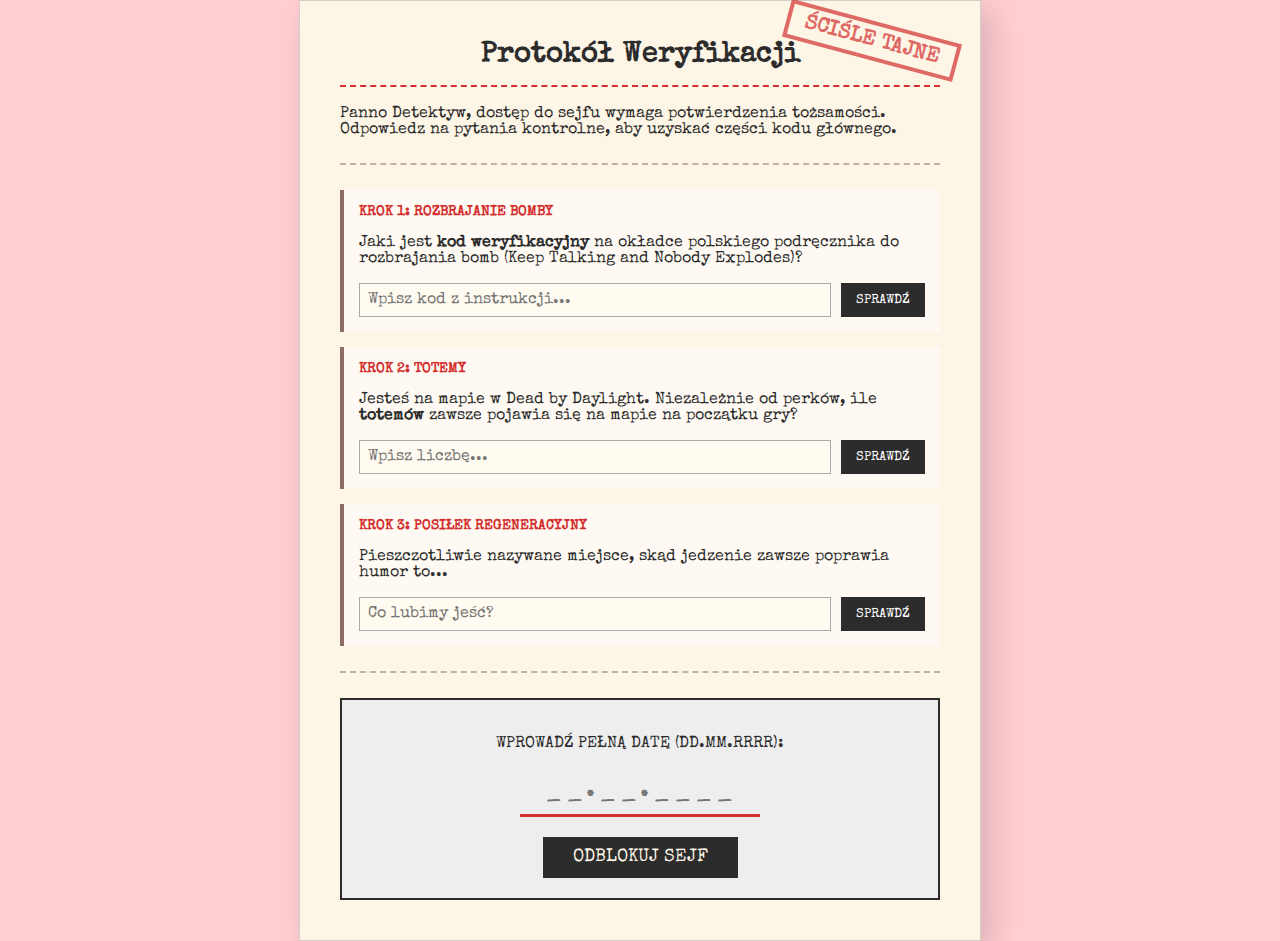
<file: index.html>
<!doctype html>
<html lang="pl">
	<head>
		<meta charset="UTF-8" />
		<meta name="viewport" content="width=device-width, initial-scale=1.0" />
		<title>Akta Sprawy: Operacja Walentynka</title>
		<link
			href="https://fonts.googleapis.com/css2?family=Special+Elite&family=Dancing+Script:wght@700&display=swap"
			rel="stylesheet"
		/>
		<link rel="stylesheet" href="style.css" />
	</head>
	<body>
		<div class="case-file" id="main-content">
			<div class="stamp">ŚCIŚLE TAJNE</div>

			<div id="puzzle-screen">
				<h1>Protokół Weryfikacji</h1>
				<p>
					Panno Detektyw, dostęp do sejfu wymaga potwierdzenia tożsamości.
					Odpowiedz na pytania kontrolne, aby uzyskać części kodu głównego.
				</p>

				<hr class="dashed-line" />

				<div class="riddle-container">
					<p class="riddle-title">KROK 1: Rozbrajanie Bomby</p>
					<p>
						Jaki jest <strong>kod weryfikacyjny</strong> na okładce polskiego
						podręcznika do rozbrajania bomb (Keep Talking and Nobody Explodes)?
					</p>

					<div class="interaction-area" id="area-1">
						<input
							type="text"
							id="ans-1"
							placeholder="Wpisz kod z instrukcji..."
							autocomplete="off"
						/>
						<button onclick="checkRiddle(1)">SPRAWDŹ</button>
					</div>

					<div class="hidden-result" id="res-1">
						<span class="label">DZIEŃ:</span> <span class="value">14</span>
					</div>
				</div>

				<div class="riddle-container">
					<p class="riddle-title">KROK 2: Totemy</p>
					<p>
						Jesteś na mapie w Dead by Daylight. Niezależnie od perków, ile
						<strong>totemów</strong> zawsze pojawia się na mapie na początku
						gry?
					</p>

					<div class="interaction-area" id="area-2">
						<input
							type="text"
							id="ans-2"
							placeholder="Wpisz liczbę..."
							autocomplete="off"
						/>
						<button onclick="checkRiddle(2)">SPRAWDŹ</button>
					</div>

					<div class="hidden-result" id="res-2">
						<span class="label">MIESIĄC:</span> <span class="value">02</span>
					</div>
				</div>

				<div class="riddle-container">
					<p class="riddle-title">KROK 3: Posiłek Regeneracyjny</p>
					<p>
						Pieszczotliwie nazywane miejsce, skąd jedzenie zawsze poprawia humor
						to...
					</p>

					<div class="interaction-area" id="area-3">
						<input
							type="text"
							id="ans-3"
							placeholder="Co lubimy jeść?"
							autocomplete="off"
						/>
						<button onclick="checkRiddle(3)">SPRAWDŹ</button>
					</div>

					<div class="hidden-result" id="res-3">
						<span class="label">ROK:</span> <span class="value">2026</span>
					</div>
				</div>

				<hr class="dashed-line" />

				<div class="safe-box" id="safe-box">
					<p>WPROWADŹ PEŁNĄ DATĘ (DD.MM.RRRR):</p>
					<input
						type="text"
						class="code-input"
						id="final-code"
						placeholder="__.__.____"
						autocomplete="off"
					/>
					<br />
					<button class="unlock-btn" id="unlock-btn">ODBLOKUJ SEJF</button>
				</div>
			</div>

			<div id="final-screen">
				<div class="stamp stamp-solved">ZATWIERDZONO</div>
				<h1>Misja Zakończona</h1>
				<p>Wszystkie systemy zgodne. Wykryto anomalię sercową.</p>

				<div class="handwritten">Czy zostaniesz moją Walentynką?</div>

				<div class="buttons">
					<button class="btn btn-yes" id="yes-btn">TAK, OCZYWIŚCIE!</button>
					<button class="btn btn-no" id="no-btn">NIE</button>
				</div>
			</div>
		</div>

		<script src="script.js"></script>
	</body>
</html>
</file>
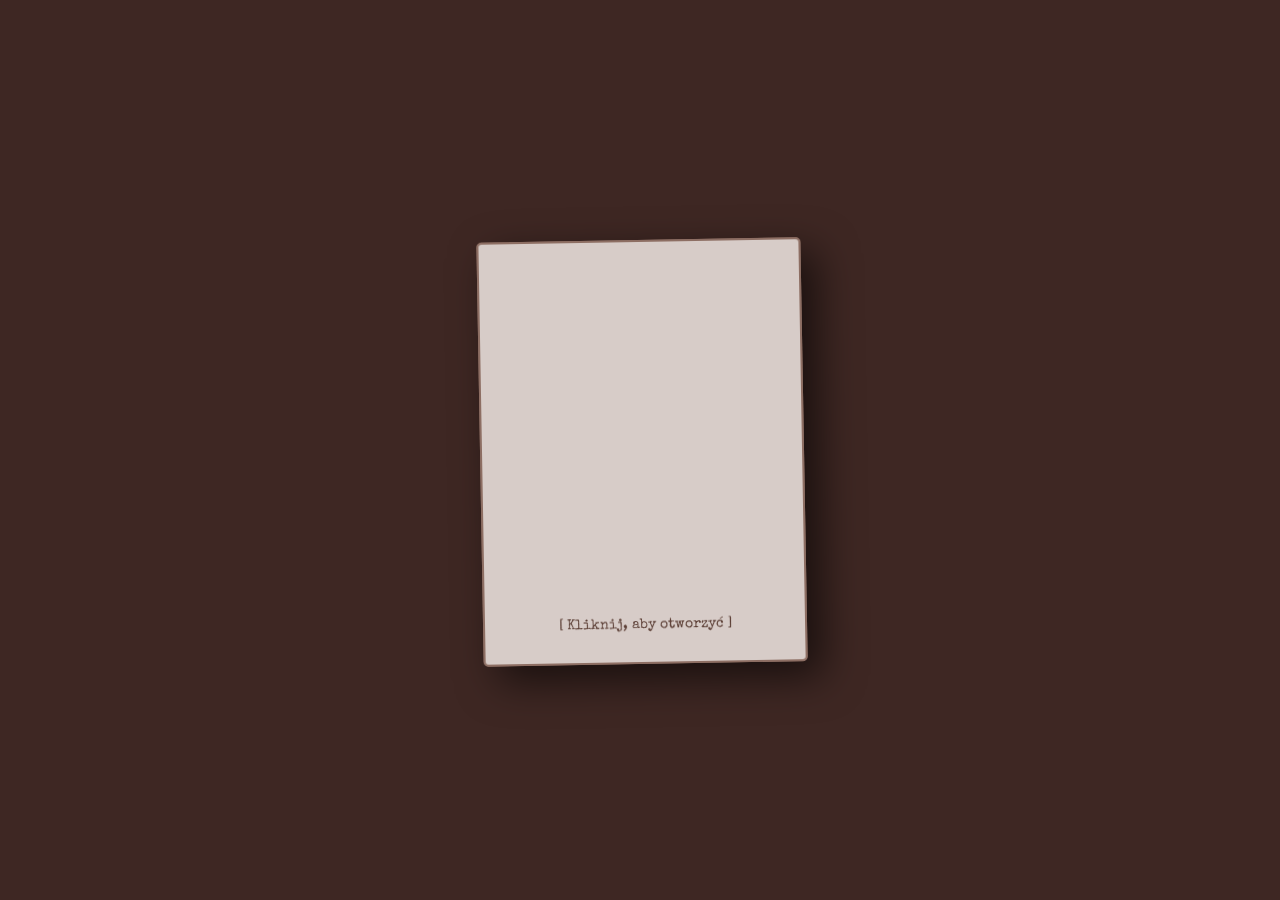
<file: top-secret.html>
<!doctype html>
<html lang="pl">
	<head>
		<meta charset="UTF-8" />
		<meta name="viewport" content="width=device-width, initial-scale=1.0" />
		<title>Weryfikacja Wstępna</title>
		<link
			href="https://fonts.googleapis.com/css2?family=Special+Elite&display=swap"
			rel="stylesheet"
		/>
		<style>
			:root {
				--folder-color: #d7ccc8;
				--paper-color: #fdf5e6;
				--ink-red: #d32f2f;
				--dark-text: #2c2c2c;
			}

			body {
				margin: 0;
				padding: 0;
				background-color: #3e2723;
				font-family: 'Special Elite', cursive;
				display: flex;
				justify-content: center;
				align-items: center;
				min-height: 100vh;
				overflow: hidden;
			}

			.folder-container {
				position: relative;
				width: 320px;
				height: 420px;
				cursor: pointer;
				transform: rotate(-1deg);
				transition: transform 0.3s;
			}

			.folder-container:hover {
				transform: rotate(0deg) scale(1.02);
			}

			.folder-back {
				position: absolute;
				top: 0;
				left: 0;
				width: 100%;
				height: 100%;
				background-color: var(--folder-color);
				border: 2px solid #8d6e63;
				border-radius: 5px;
				box-shadow: 15px 15px 40px rgba(0, 0, 0, 0.6);
			}

			.paper-content {
				position: absolute;
				top: 15px;
				left: 15px;
				width: calc(100% - 30px);
				height: calc(100% - 30px);
				background-color: var(--paper-color);
				padding: 25px;
				box-sizing: border-box;
				text-align: center;
				border: 1px dashed var(--dark-text);
				z-index: 5;
				transition: transform 0.8s cubic-bezier(0.25, 0.8, 0.25, 1);
				display: flex;
				flex-direction: column;
				justify-content: center;
				align-items: center;
			}

			.folder-front {
				position: absolute;
				top: 0;
				left: 0;
				width: 100%;
				height: 100%;
				background-color: var(--folder-color);
				border: 2px solid #8d6e63;
				border-radius: 5px;
				z-index: 10;
				display: flex;
				justify-content: center;
				align-items: center;
				transform-origin: bottom center;
				transition:
					transform 0.8s cubic-bezier(0.25, 0.8, 0.25, 1),
					opacity 0.8s;
				backface-visibility: hidden;
			}

			.stamp-top-secret {
				border: 5px solid var(--ink-red);
				color: var(--ink-red);
				font-size: 2rem;
				font-weight: bold;
				padding: 10px 20px;
				transform: rotate(-15deg);
				opacity: 0.8;
				mask-image: url('https://s3-us-west-2.amazonaws.com/s.cdpn.io/8399/grunge.png');
				-webkit-mask-image: url('https://s3-us-west-2.amazonaws.com/s.cdpn.io/8399/grunge.png');
			}

			.click-hint {
				position: absolute;
				bottom: 30px;
				width: 100%;
				text-align: center;
				font-size: 0.9rem;
				color: #5d4037;
				animation: pulse 2s infinite;
			}

			.folder-container.open .folder-front {
				transform: rotateX(-180deg);
				opacity: 0;
				pointer-events: none;
			}

			.folder-container.open .paper-content {
				transform: translateY(-20px);
			}

			.folder-container.open {
				cursor: default;
			}

			h2 {
				margin-top: 0;
				color: var(--dark-text);
				border-bottom: 2px dashed var(--ink-red);
				margin-bottom: 25px;
				font-size: 1.5rem;
			}

			.login-label {
				font-size: 0.9rem;
				margin-bottom: 10px;
				font-weight: bold;
			}

			.login-input {
				width: 80%;
				padding: 10px;
				font-family: 'Special Elite', cursive;
				font-size: 1.1rem;
				text-align: center;
				border: none;
				border-bottom: 2px solid var(--ink-red);
				background: rgba(0, 0, 0, 0.05);
				outline: none;
				margin-bottom: 20px;
				color: var(--ink-red);
			}

			.login-btn {
				padding: 10px 25px;
				background-color: var(--dark-text);
				color: white;
				border: none;
				font-family: 'Special Elite', cursive;
				font-size: 1rem;
				cursor: pointer;
				transition: 0.2s;
			}

			.login-btn:hover {
				background-color: var(--ink-red);
			}

			.error-msg {
				color: var(--ink-red);
				font-size: 0.8rem;
				min-height: 20px;
				margin-top: 10px;
				font-weight: bold;
			}

			@keyframes pulse {
				0% {
					opacity: 0.6;
				}
				50% {
					opacity: 1;
				}
				100% {
					opacity: 0.6;
				}
			}

			.shake {
				animation: shake 0.5s;
			}
			@keyframes shake {
				0% {
					transform: translateX(0);
				}
				25% {
					transform: translateX(-5px);
				}
				50% {
					transform: translateX(5px);
				}
				75% {
					transform: translateX(-5px);
				}
				100% {
					transform: translateX(0);
				}
			}

			.hint-trigger {
				position: relative;
				cursor: help;
				transition: color 0.3s ease;
				border-bottom: 1px dotted var(--dark-text);
			}

			.hint-trigger:hover {
				color: var(--ink-red);
				border-bottom-color: var(--ink-red);
			}

			.hint-trigger::after {
				content: attr(data-hint);
				position: absolute;
				bottom: 125%;
				left: 50%;
				transform: translateX(-50%) translateY(10px);

				background-color: var(--dark-text);
				color: #fff;
				padding: 6px 12px;
				border-radius: 4px;
				font-size: 0.85rem;
				white-space: nowrap;
				pointer-events: none;

				opacity: 0;
				visibility: hidden;
				transition:
					opacity 0.3s ease,
					transform 0.3s ease;
				font-family: 'Special Elite', cursive;
				z-index: 100;
				box-shadow: 0 2px 5px rgba(0, 0, 0, 0.2);
			}

			.hint-trigger::before {
				content: '';
				position: absolute;
				bottom: 115%;
				left: 50%;
				transform: translateX(-50%) translateY(10px);
				border-width: 6px;
				border-style: solid;
				border-color: var(--dark-text) transparent transparent transparent;

				opacity: 0;
				visibility: hidden;
				transition:
					opacity 0.3s ease,
					transform 0.3s ease;
			}

			.hint-trigger:hover::after,
			.hint-trigger:hover::before {
				opacity: 1;
				visibility: visible;
				transform: translateX(-50%) translateY(0);
			}
		</style>
	</head>
	<body>
		<div class="folder-container" id="folder" onclick="openFolder()">
			<div class="folder-back"></div>

			<div class="paper-content">
				<h2>WERYFIKACJA</h2>

				<label class="login-label">
					PODAJ IMIĘ
					<span class="hint-trigger" data-hint="Twój ukochany :>"
						>PODEJRZANEGO</span
					>:
				</label>

				<input
					type="password"
					class="login-input"
					id="password"
					placeholder="***"
					onclick="event.stopPropagation()"
				/>

				<button
					class="login-btn"
					onclick="
						event.stopPropagation();
						checkPassword();
					"
				>
					ZALOGUJ
				</button>

				<div class="error-msg" id="error-msg"></div>
			</div>

			<div class="folder-front">
				<div class="stamp-top-secret">ODBIORCA: TY</div>
				<div class="click-hint">[ Kliknij, aby otworzyć ]</div>
			</div>
		</div>

		<script>
			const correctPassword = 'michał';

			function openFolder() {
				const folder = document.getElementById('folder');
				if (!folder.classList.contains('open')) {
					folder.classList.add('open');
					folder.onclick = null;
				}
			}

			function checkPassword() {
				const input = document.getElementById('password');
				const errorMsg = document.getElementById('error-msg');
				const val = input.value.trim().toLowerCase();

				if (val === correctPassword) {
					errorMsg.style.color = 'green';
					errorMsg.innerText = 'DOSTĘP PRZYZNANY...';

					setTimeout(() => {
						window.location.href = 'index.html';
					}, 1000);
				} else {
					errorMsg.style.color = '#d32f2f';
					errorMsg.innerText = 'ODMOWA DOSTĘPU';

					input.classList.add('shake');
					setTimeout(() => input.classList.remove('shake'), 500);
					input.value = '';
				}
			}

			document.getElementById('password').addEventListener('keypress', (e) => {
				if (e.key === 'Enter') checkPassword();
			});
		</script>
	</body>
</html>
</file>
<file: style.css>
:root {
	--paper-bg: #fdf5e6;
	--ink-red: #d32f2f;
	--soft-pink: #ffcdd2;
	--dark-text: #2c2c2c;
	--success-green: #2e7d32;
	--input-bg: #fffbf0;
}

body {
	margin: 0;
	padding: 0;
	background-color: var(--soft-pink);
	font-family: 'Special Elite', cursive;
	color: var(--dark-text);
	display: flex;
	justify-content: center;
	align-items: center;
	min-height: 100vh;
	overflow-x: hidden;
}

.case-file {
	background-color: var(--paper-bg);
	width: 90%;
	max-width: 600px;
	padding: 40px;
	box-shadow: 10px 10px 30px rgba(0, 0, 0, 0.15);
	border: 1px solid #d7ccc8;
	position: relative;
	z-index: 10;
}

.stamp {
	position: absolute;
	top: 20px;
	right: 20px;
	border: 4px solid var(--ink-red);
	color: var(--ink-red);
	padding: 5px 15px;
	font-weight: bold;
	transform: rotate(15deg);
	opacity: 0.7;
	font-size: 1.3rem;
}

.stamp-solved {
	border-color: var(--success-green);
	color: var(--success-green);
	transform: rotate(-10deg);
}

h1 {
	text-align: center;
	border-bottom: 2px dashed var(--ink-red);
	padding-bottom: 15px;
	font-size: 1.8rem;
	margin-top: 0;
}

.dashed-line {
	border: 0;
	border-top: 2px dashed #8d6e63;
	margin: 25px 0;
	opacity: 0.5;
}

.riddle-container {
	background: rgba(255, 255, 255, 0.5);
	padding: 15px;
	margin-bottom: 15px;
	border-left: 4px solid #8d6e63;
}

.riddle-title {
	font-weight: bold;
	color: var(--ink-red);
	margin: 0 0 5px 0;
	text-transform: uppercase;
	font-size: 0.9rem;
}

.interaction-area {
	display: flex;
	gap: 10px;
	margin-top: 10px;
}

.interaction-area input {
	flex: 1;
	font-family: 'Special Elite', cursive;
	padding: 8px;
	border: 1px solid #aaa;
	background: var(--input-bg);
	font-size: 1rem;
}

.interaction-area button {
	background: var(--dark-text);
	color: white;
	border: none;
	font-family: 'Special Elite', cursive;
	cursor: pointer;
	padding: 0 15px;
}

.interaction-area button:hover {
	background: var(--ink-red);
}

.hidden-result {
	display: none;
	margin-top: 15px;
	padding: 10px;
	border: 2px dashed var(--ink-red);
	text-align: center;
	background: #fff;
	transform: rotate(-1deg);
	animation: fadeIn 0.5s;
}

.hidden-result .label {
	font-size: 0.9rem;
	color: #666;
}

.hidden-result .value {
	font-size: 1.5rem;
	font-weight: bold;
	color: var(--ink-red);
	font-family: 'Dancing Script', cursive;
	margin-left: 10px;
}

.safe-box {
	text-align: center;
	margin-top: 20px;
	padding: 20px;
	border: 2px solid var(--dark-text);
	background: #eee;
}

input.code-input {
	font-family: 'Special Elite', cursive;
	font-size: 1.6rem;
	width: 220px;
	text-align: center;
	letter-spacing: 3px;
	padding: 10px;
	border: none;
	border-bottom: 3px solid var(--ink-red);
	background: transparent;
	outline: none;
}

button.unlock-btn {
	margin-top: 20px;
	padding: 12px 30px;
	background-color: var(--dark-text);
	color: var(--paper-bg);
	border: none;
	font-family: 'Special Elite', cursive;
	font-size: 1.1rem;
	cursor: pointer;
	transition: 0.3s;
}

button.unlock-btn:hover {
	background-color: var(--ink-red);
}

#final-screen {
	display: none;
	text-align: center;
}

.handwritten {
	font-family: 'Dancing Script', cursive;
	font-size: 3.5rem;
	color: var(--ink-red);
	margin: 40px 0;
}

.btn {
	padding: 15px 40px;
	font-size: 1.3rem;
	border: none;
	cursor: pointer;
	font-family: 'Special Elite', cursive;
	border-radius: 3px;
}

.buttons {
	position: relative;
	width: 100%;
	min-height: 250px;
	display: flex;
	flex-direction: column;
	justify-content: flex-start;
	align-items: center;
	gap: 20px;
}

.btn-yes {
	background-color: var(--success-green);
	color: white;
	z-index: 20;
}

.btn-no {
	background-color: var(--ink-red);
	color: white;
	position: relative;
	z-index: 9999;
	min-width: 150px;
	min-height: 80px;
	display: flex;
	align-items: center;
	justify-content: center;
	white-space: nowrap;
	box-sizing: border-box;
	border-radius: 5px;
	border: 20px solid transparent;
	background-clip: padding-box;
	transition:
		top 0.2s ease,
		left 0.2s ease,
		transform 0.2s ease;
}

.shake {
	animation: shake 0.5s;
}
@keyframes shake {
	0% {
		transform: translateX(0);
	}
	25% {
		transform: translateX(-5px);
	}
	50% {
		transform: translateX(5px);
	}
	75% {
		transform: translateX(-5px);
	}
	100% {
		transform: translateX(0);
	}
}
@keyframes fadeIn {
	from {
		opacity: 0;
		transform: translateY(-10px);
	}
	to {
		opacity: 1;
		transform: translateY(0);
	}
}

.confetti {
	position: fixed;
	width: 10px;
	height: 10px;
	z-index: 100;
	pointer-events: none;
}

.heart {
	position: fixed;
	z-index: 101;
	user-select: none;
	pointer-events: none;
	text-shadow: 1px 1px 2px rgba(0, 0, 0, 0.2);
}

@keyframes fall {
	to {
		transform: translateY(110vh) rotate(720deg);
	}
}

@keyframes heartFall {
	0% {
		transform: translateY(-10vh) rotate(0deg);
		opacity: 1;
	}
	100% {
		transform: translateY(110vh) rotate(20deg);
		opacity: 0;
	}
}

@media (max-width: 768px) {
    
    .case-file {
        width: 95%;         
        padding: 20px 15px; 
        transform: none;   
        margin: 10px 0;
    }

    .stamp {
        top: 10px;
        right: 10px;
        font-size: 0.8rem;
        padding: 2px 8px;
        border-width: 2px;
    }

    h1 {
        font-size: 1.4rem;
        padding-bottom: 10px;
    }

    p {
        font-size: 0.95rem;
        line-height: 1.4;
    }

    .interaction-area {
        flex-direction: column; 
        gap: 10px;
    }

    .interaction-area input {
        width: 100%;        
        box-sizing: border-box; 
        font-size: 1rem;    
        padding: 12px;     
    }

    .interaction-area button {
        width: 100%;
        padding: 12px;
        font-size: 1rem;
    }

    input.code-input {
        width: 90%;
        font-size: 1.4rem;
    }

    button.unlock-btn {
        width: 100%;
        padding: 15px;
        font-size: 1.2rem;
    }

    .handwritten {
        font-size: 2rem; 
        margin: 20px 0;
    }

    .btn-yes {
        width: 100%;
        padding: 15px;
        font-size: 1.1rem;
    }

    .btn-no {
        display: hidden;
    }
}
</file>
